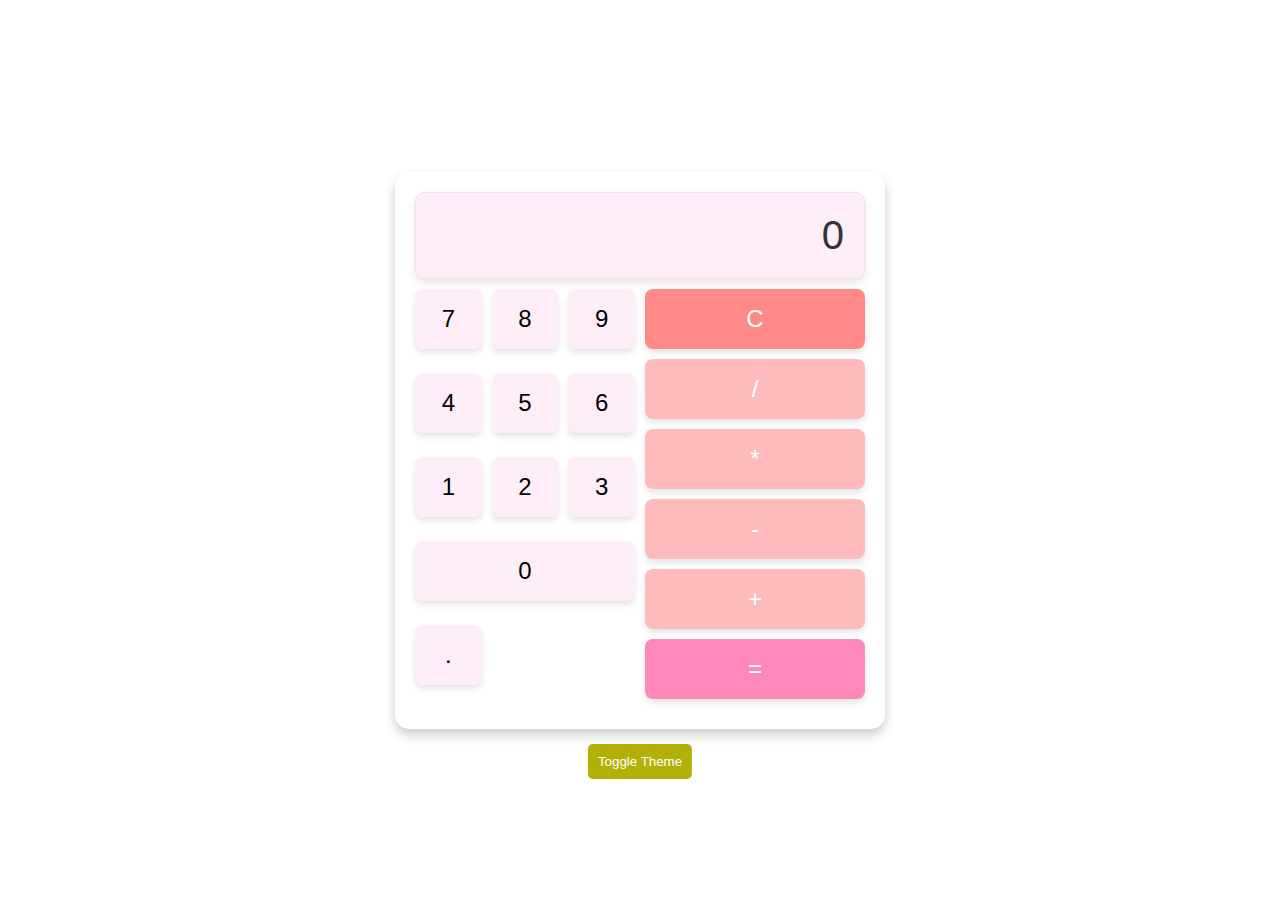
<file: task3/index.html>
<!DOCTYPE html>
<html lang="en">
<head>
    <meta charset="UTF-8">
    <meta name="viewport" content="width=device-width, initial-scale=1.0">
    <title>Calculator</title>
    <link rel="stylesheet" href="styles.css">
</head>
<body>
    <div class="calculator">
        <div class="display" id="display">0</div>
        <div class="buttons">
            <!-- Number Buttons -->
            <div class="numbers">
                <button class="btn">7</button>
                <button class="btn">8</button>
                <button class="btn">9</button>
                <button class="btn">4</button>
                <button class="btn">5</button>
                <button class="btn">6</button>
                <button class="btn">1</button>
                <button class="btn">2</button>
                <button class="btn">3</button>
                <button class="btn" id="zero">0</button>
                <button class="btn">.</button>
            </div>
            <!-- Operator Buttons -->
            <div class="operators">
                <button class="btn" id="clear">C</button>
                <button class="btn operator">/</button>
                <button class="btn operator">*</button>
                <button class="btn operator">-</button>
                <button class="btn operator">+</button>
                <button class="btn" id="equals">=</button>
            </div>
        </div>
        <button id="theme-toggle">Toggle Theme</button>
    </div>
    <script src="script.js"></script>
</body>
</html>
</file>
<file: task3/styles.css>
body {
    display: flex;
    justify-content: center;
    align-items: center;
    height: 100vh;
    margin: 0;
    font-family: 'Arial', sans-serif;
    background: url('https://i.pinimg.com/originals/95/55/a0/9555a0b521676af5806153cc19267ab5.jpg') no-repeat center center fixed;
    background-size: cover;
}

.calculator {
    display: grid;
    grid-template-rows: auto 1fr auto;
    gap: 10px;
    width: 450px;
    max-width: 100%;
    background: rgba(255, 255, 255, 0.9);
    border-radius: 15px;
    box-shadow: 0 6px 12px rgba(0, 0, 0, 0.2);
    padding: 20px;
    position: relative;
}

.display {
    background: #ffeef8;
    color: #333;
    font-size: 2.5em;
    padding: 20px;
    text-align: right;
    border-radius: 10px;
    box-shadow: 0 4px 8px rgba(0, 0, 0, 0.1);
    border: 1px solid #fdd;
}

.buttons {
    display: grid;
    grid-template-columns: 1fr 1fr;
    gap: 10px;
}

.numbers, .operators {
    display: grid;
    gap: 10px;
}

.numbers {
    grid-template-columns: repeat(3, 1fr);
}

.operators {
    grid-template-rows: repeat(5, 1fr);
}

.btn {
    background: #ffeef8;
    border: none;
    border-radius: 8px;
    font-size: 1.5em;
    padding: 0;
    cursor: pointer;
    transition: background 0.3s ease, box-shadow 0.3s ease;
    box-shadow: 0 4px 6px rgba(0, 0, 0, 0.1);
    display: flex;
    align-items: center;
    justify-content: center;
    height: 60px;
    width: 100%;
    box-sizing: border-box;
}

.btn:hover {
    background: #fcd;
    box-shadow: 0 6px 8px rgba(0, 0, 0, 0.2);
}

.operator {
    background: #fbb;
    color: #fff;
}

.operator:hover {
    background: #f99;
}

#equals {
    background: #f8b;
    color: white;
}

#equals:hover {
    background: #f89;
}

#clear {
    background: #f88;
    color: white;
}

#clear:hover {
    background: #f66;
}

#zero {
    grid-column: span 3;
}

#theme-toggle {
    position: absolute;
    bottom: -50px;
    left: 50%;
    transform: translateX(-50%);
    padding: 10px;
    cursor: pointer;
    background: rgb(177, 177, 7);
    color: #fff;
    border: none;
    border-radius: 5px;
    transition: background 0.3s ease;
}

#theme-toggle:hover {
    background: rgb(58, 58, 2);
}

.dark-mode .display {
    background: #333;
    color: #fff;
}

.dark-mode .btn {
    background: #444;
    color: #fff;
}

.dark-mode #theme-toggle {
    background: #6c757d;
}
</file>
